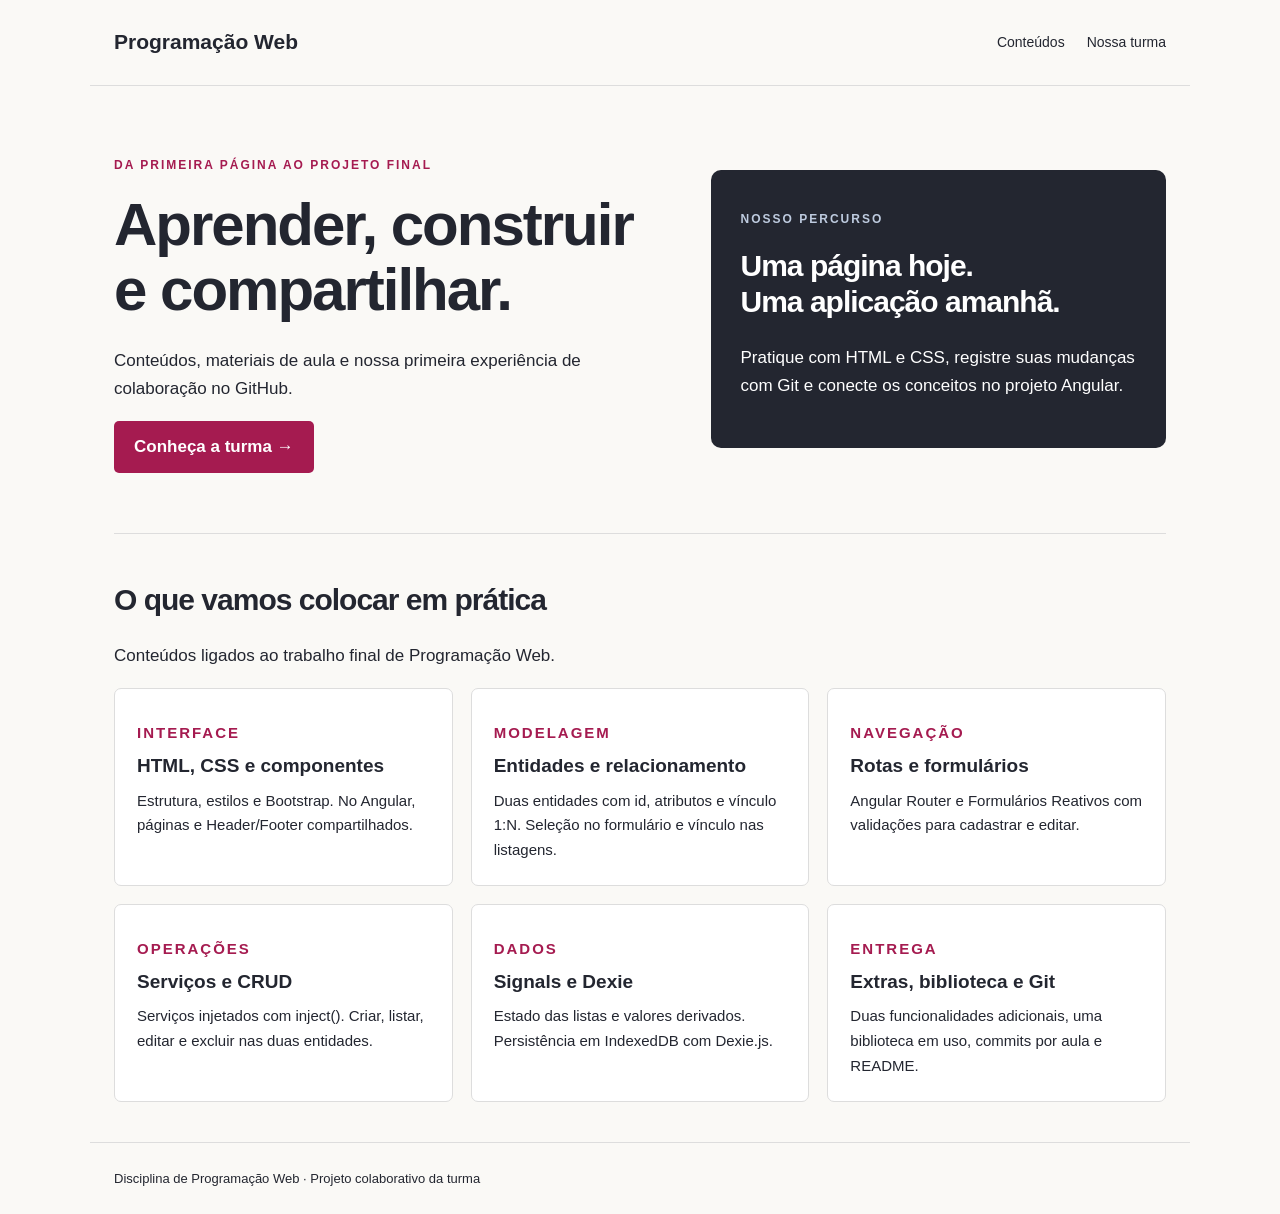
<file: index.html>
<!doctype html>
<html lang="pt-BR"><head><meta charset="UTF-8"><meta name="viewport" content="width=device-width, initial-scale=1"><meta name="description" content="Página da disciplina — Programação Web"><title>Página da disciplina | Programação Web</title><link rel="stylesheet" href="style.css"></head><body>
<header><a class="brand" href="index.html">Programação Web</a><nav aria-label="Navegação principal"><a href="index.html#conteudos">Conteúdos</a><a href="alunos/index.html">Nossa turma</a></nav></header>
<main>
<section class="hero"><div><p class="eyebrow">Da primeira página ao projeto final</p><h1>Aprender, construir e compartilhar.</h1><p>Conteúdos, materiais de aula e nossa primeira experiência de colaboração no GitHub.</p><a class="button" href="alunos/index.html">Conheça a turma →</a></div><aside class="board"><p class="eyebrow">Nosso percurso</p><h2>Uma página hoje.<br>Uma aplicação amanhã.</h2><p>Pratique com HTML e CSS, registre suas mudanças com Git e conecte os conceitos no projeto Angular.</p></aside></section>
<section id="conteudos"><h2>O que vamos colocar em prática</h2><p>Conteúdos ligados ao trabalho final de Programação Web.</p><div class="grid"><article class="card"><p class="eyebrow">Interface</p><h3>HTML, CSS e componentes</h3><p>Estrutura, estilos e Bootstrap. No Angular, páginas e Header/Footer compartilhados.</p></article><article class="card"><p class="eyebrow">Modelagem</p><h3>Entidades e relacionamento</h3><p>Duas entidades com id, atributos e vínculo 1:N. Seleção no formulário e vínculo nas listagens.</p></article><article class="card"><p class="eyebrow">Navegação</p><h3>Rotas e formulários</h3><p>Angular Router e Formulários Reativos com validações para cadastrar e editar.</p></article><article class="card"><p class="eyebrow">Operações</p><h3>Serviços e CRUD</h3><p>Serviços injetados com inject(). Criar, listar, editar e excluir nas duas entidades.</p></article><article class="card"><p class="eyebrow">Dados</p><h3>Signals e Dexie</h3><p>Estado das listas e valores derivados. Persistência em IndexedDB com Dexie.js.</p></article><article class="card"><p class="eyebrow">Entrega</p><h3>Extras, biblioteca e Git</h3><p>Duas funcionalidades adicionais, uma biblioteca em uso, commits por aula e README.</p></article></div></section>
</main><footer>Disciplina de Programação Web · Projeto colaborativo da turma</footer></body></html>
</file>
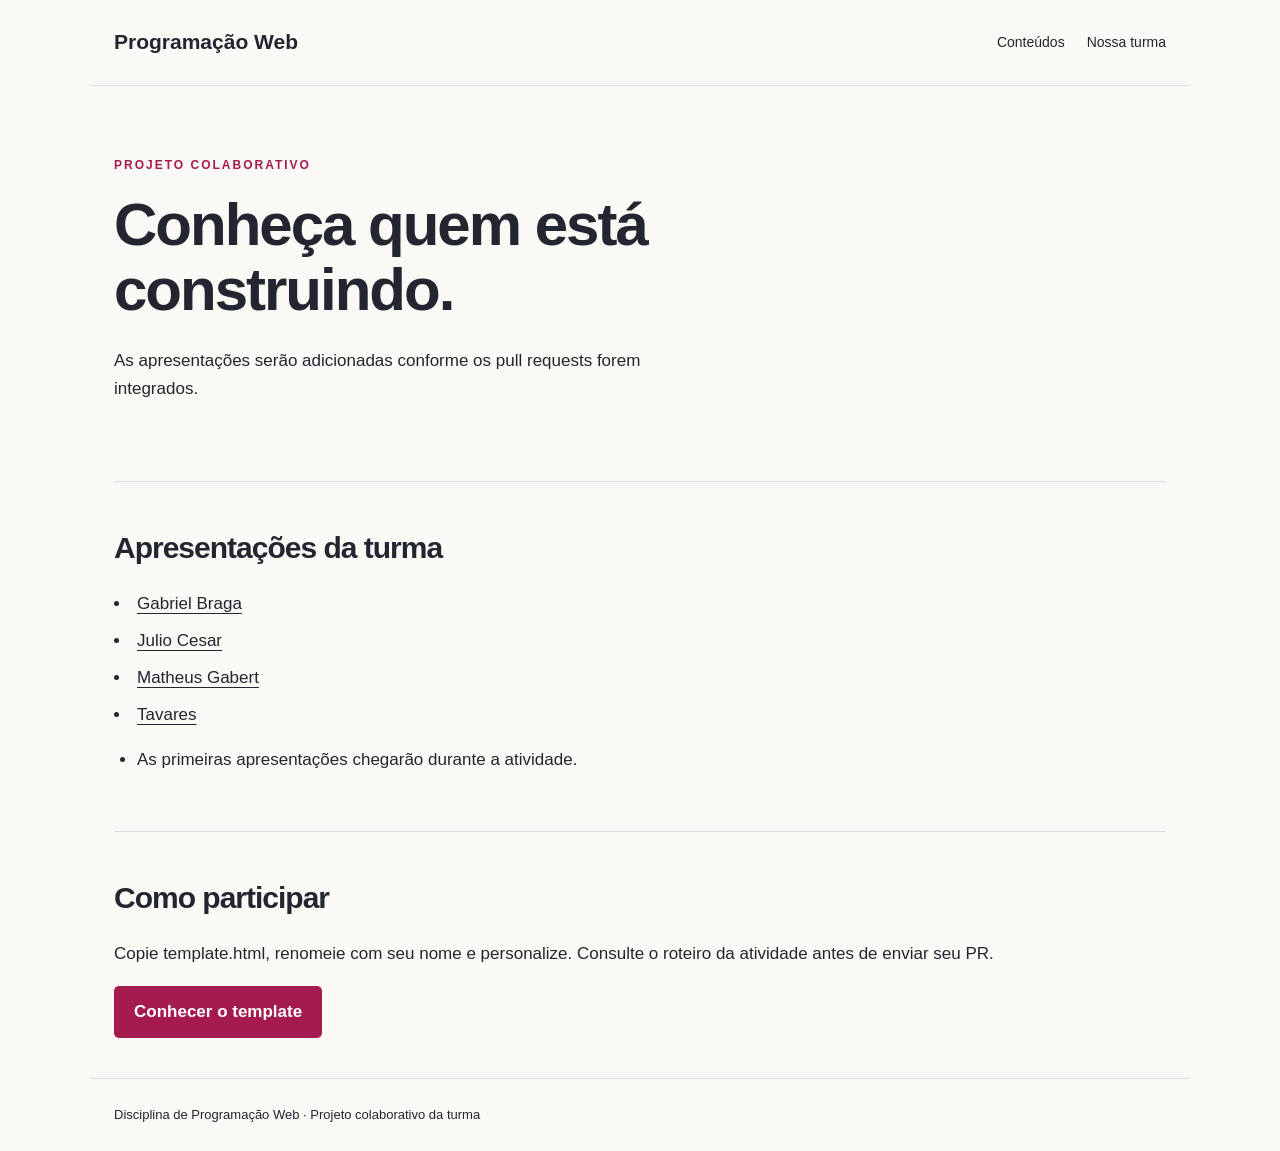
<file: alunos/index.html>
<!doctype html>
<html lang="pt-BR"><head><meta charset="UTF-8"><meta name="viewport" content="width=device-width, initial-scale=1"><meta name="description" content="Nossa turma — Programação Web"><title>Nossa turma | Programação Web</title><link rel="stylesheet" href="../style.css"></head><body>
<header><a class="brand" href="../index.html">Programação Web</a><nav aria-label="Navegação principal"><a href="../index.html#conteudos">Conteúdos</a><a href="../alunos/index.html">Nossa turma</a></nav></header>
<main>
<section class="hero"><div><p class="eyebrow">Projeto colaborativo</p><h1>Conheça quem está construindo.</h1><p>As apresentações serão adicionadas conforme os pull requests forem integrados.</p></div></section>
<section id="apresentacoes"><h2>Apresentações da turma</h2>

<li><a href="gabriel-braga.html">Gabriel Braga</a></li>
<li><a href="juliocesar.html">Julio Cesar</a></li>
<li><a href="Matheus-Gabert.html">Matheus Gabert</a></li>
<li><a href="tavares.html">Tavares</a></li>

<ul><li>As primeiras apresentações chegarão durante a atividade.</li></ul></section>
<section id="participar"><h2>Como participar</h2><p>Copie template.html, renomeie com seu nome e personalize. Consulte o roteiro da atividade antes de enviar seu PR.</p><a class="button" href="template.html">Conhecer o template</a></section>
</main><footer>Disciplina de Programação Web · Projeto colaborativo da turma</footer></body></html>
</file>
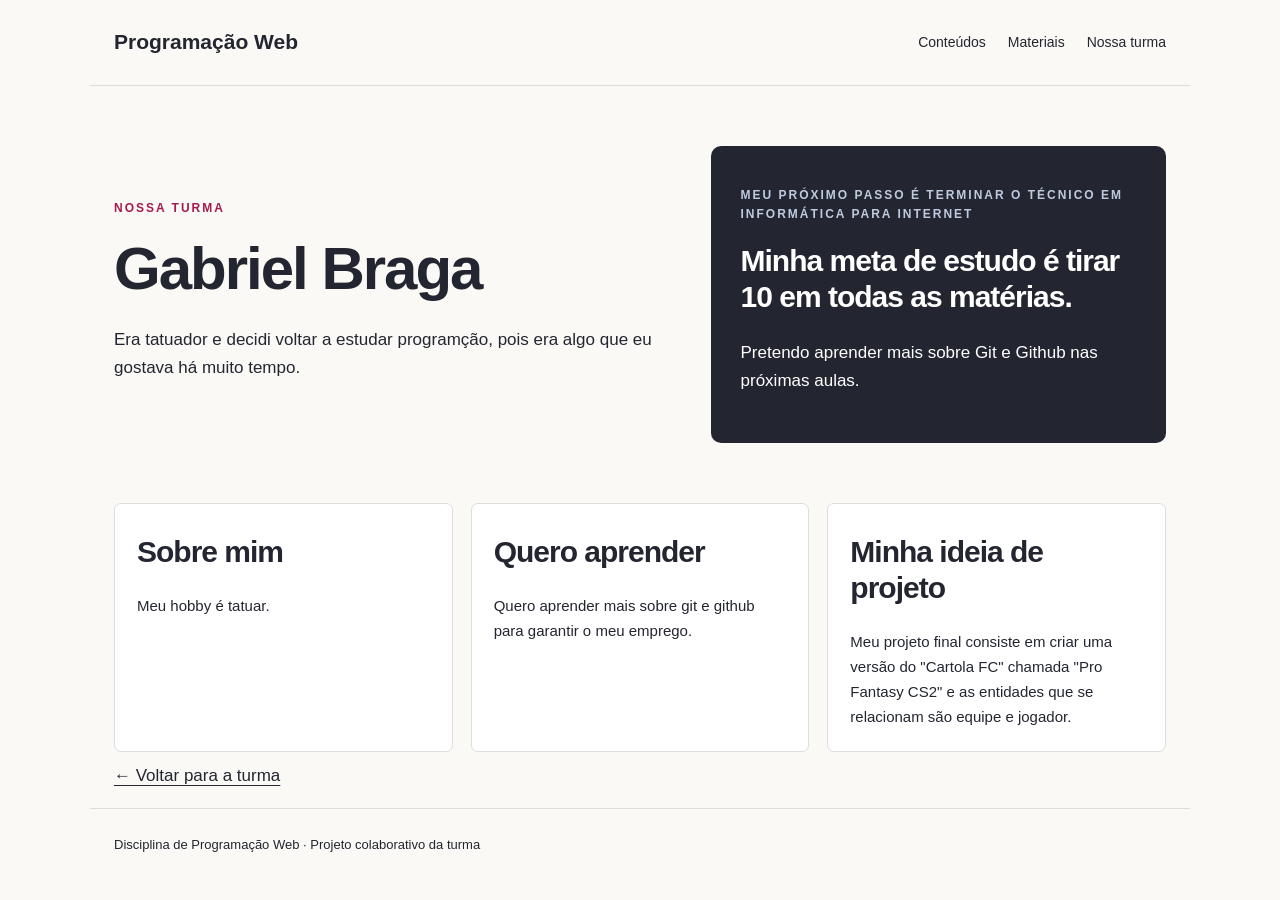
<file: alunos/gabriel-braga.html>
<!doctype html>
<html lang="pt-BR">

<head>
    <meta charset="UTF-8">
    <meta name="viewport" content="width=device-width, initial-scale=1">
    <meta name="description" content="Apresentação do aluno — Programação Web">
    <title>Apresentação do aluno | Programação Web</title>
    <link rel="stylesheet" href="../style.css">
</head>

<body>
    <header><a class="brand" href="../index.html">Programação Web</a>
        <nav aria-label="Navegação principal"><a href="../index.html#conteudos">Conteúdos</a><a
                href="../index.html#materiais">Materiais</a><a href="../alunos/index.html">Nossa turma</a></nav>
    </header>
    <main>
        <!-- Copie este arquivo; não edite o template original.
Troque também o title e a meta description no head pelo seu nome. -->
        <section class="hero">
            <div>
                <p class="eyebrow">Nossa turma</p>
                <h1>Gabriel Braga</h1>
                <p>Era tatuador e decidi voltar a estudar programção, pois era algo que eu gostava há muito tempo.</p>
            </div>
            <aside class="board">
                <p class="eyebrow">Meu próximo passo é terminar o técnico em informática para internet</p>
                <h2>Minha meta de estudo é tirar 10 em todas as matérias.</h2>
                <p>Pretendo aprender mais sobre Git e Github nas próximas aulas.</p>
            </aside>
        </section>
        <div class="grid">
            <section class="card">
                <h2>Sobre mim</h2>
                <p>Meu hobby é tatuar.</p>
            </section>
            <section class="card">
                <h2>Quero aprender</h2>
                <p>Quero aprender mais sobre git e github para garantir o meu emprego.</p>
            </section>
            <section class="card">
                <h2>Minha ideia de projeto</h2>
                <p>Meu projeto final consiste em criar uma versão do "Cartola FC" chamada "Pro Fantasy CS2" e as entidades que se relacionam são equipe e jogador.</p>
            </section>
        </div>
        <p><a href="index.html">← Voltar para a turma</a></p>
    </main>
    <footer>Disciplina de Programação Web · Projeto colaborativo da turma</footer>
</body>

</html>
</file>
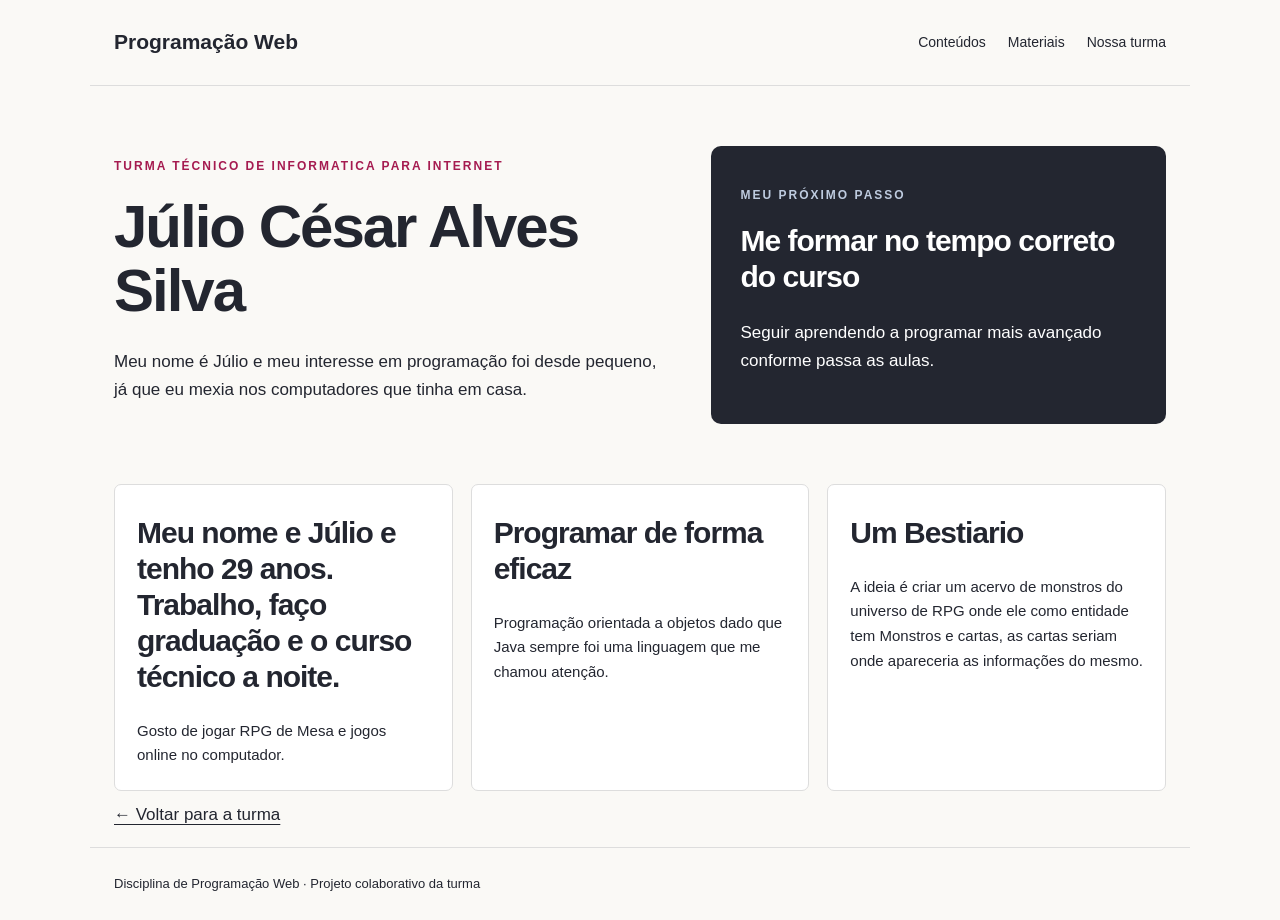
<file: alunos/juliocesar.html>
<!doctype html>
<html lang="pt-BR"><head><meta charset="UTF-8"><meta name="viewport" content="width=device-width, initial-scale=1"><meta name="description" content="Apresentação do aluno — Programação Web"><title>Apresentação do aluno | Programação Web</title><link rel="stylesheet" href="../style.css"></head><body>
<header><a class="brand" href="../index.html">Programação Web</a><nav aria-label="Navegação principal"><a href="../index.html#conteudos">Conteúdos</a><a href="../index.html#materiais">Materiais</a><a href="../alunos/index.html">Nossa turma</a></nav></header>
<main>
<!-- Copie este arquivo; não edite o template original.
Troque também o title e a meta description no head pelo seu nome. -->
<section class="hero"><div><p class="eyebrow">Turma técnico de informatica para internet</p><h1>Júlio César Alves Silva</h1><p>Meu nome é Júlio e meu interesse em programação foi desde pequeno, já que eu mexia nos computadores que tinha em casa.</p></div><aside class="board"><p class="eyebrow">Meu próximo passo</p><h2>Me formar no tempo correto do curso</h2><p>Seguir aprendendo a programar mais avançado conforme passa as aulas.</p></aside></section>
<div class="grid"><section class="card"><h2>Meu nome e Júlio e tenho 29 anos. Trabalho, faço graduação e o curso técnico a noite.</h2><p>Gosto de jogar RPG de Mesa e jogos online no computador.</p></section><section class="card"><h2>Programar de forma eficaz</h2><p>Programação orientada a objetos dado que Java sempre foi uma linguagem que me chamou atenção.</p></section><section class="card"><h2>Um Bestiario</h2><p>A ideia é criar um acervo de monstros do universo de RPG onde ele como entidade tem Monstros e cartas, as cartas seriam onde apareceria as informações do mesmo.</p></section></div>
<p><a href="index.html">← Voltar para a turma</a></p>
</main><footer>Disciplina de Programação Web · Projeto colaborativo da turma</footer></body></html>
</file>
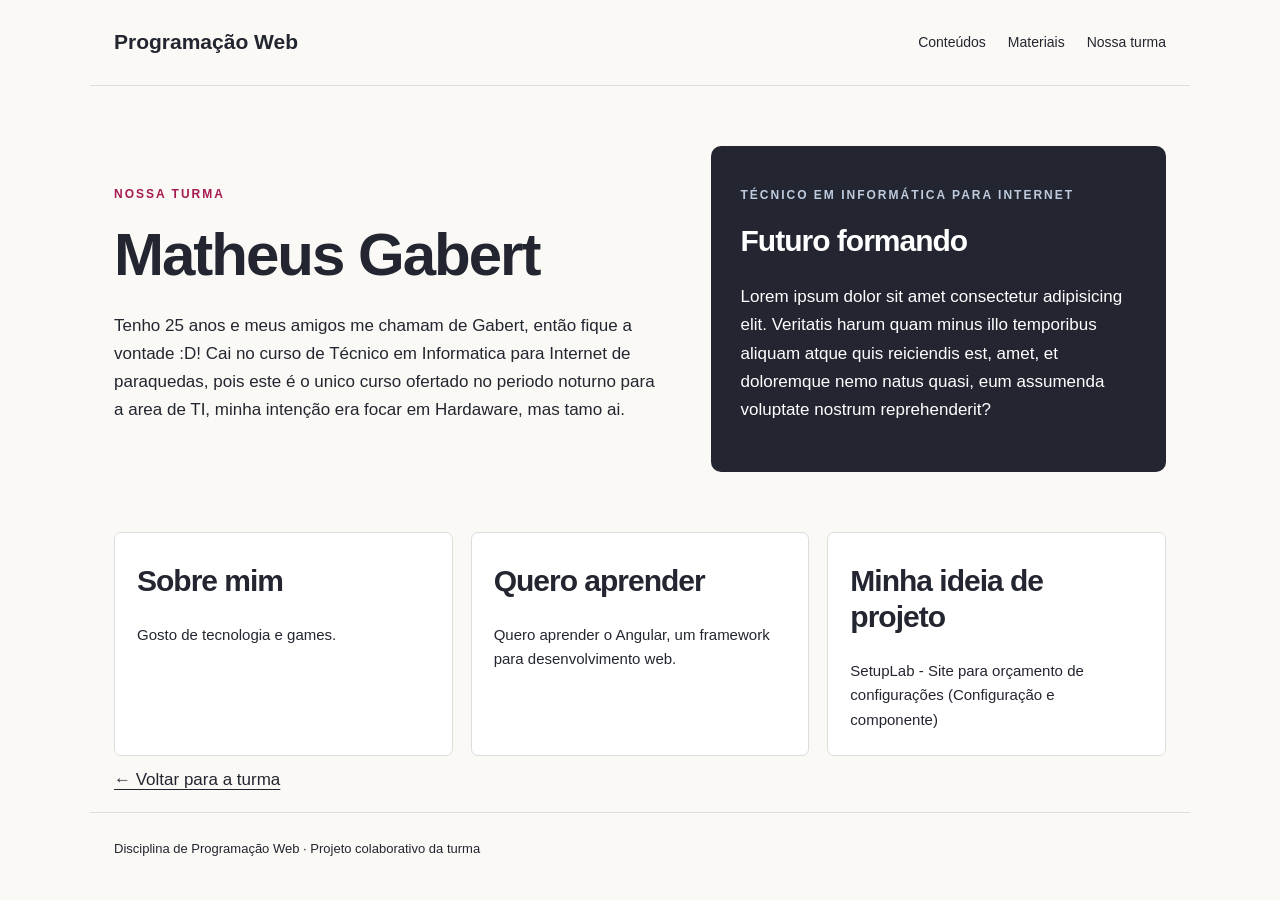
<file: alunos/Matheus-Gabert.html>
<!doctype html>
<html lang="pt-BR">

<head>
    <meta charset="UTF-8">
    <meta name="viewport" content="width=device-width, initial-scale=1">
    <meta name="Matheus Gabert" content="Apresentação do aluno — Programação Web">
    <title>Matheus Gabert | Programação Web</title>
    <link rel="stylesheet" href="../style.css">
</head>

<body>
    <header><a class="brand" href="../index.html">Programação Web</a>
        <nav aria-label="Navegação principal"><a href="../index.html#conteudos">Conteúdos</a><a
                href="../index.html#materiais">Materiais</a><a href="../alunos/index.html">Nossa turma</a></nav>
    </header>
    <main>
        <!-- Copie este arquivo; não edite o template original.
Troque também o title e a meta description no head pelo seu nome. -->
        <section class="hero">
            <div>
                <p class="eyebrow">Nossa turma</p>
                <h1>Matheus Gabert</h1>
                <p>Tenho 25 anos e meus amigos me chamam de Gabert, então fique a vontade :D!
                    Cai no curso de Técnico em Informatica para Internet de paraquedas, pois este é o unico curso
                    ofertado no periodo noturno para a area de
                    TI, minha intenção era focar em Hardaware, mas tamo ai.</p>
            </div>
            <aside class="board">
                <p class="eyebrow">Técnico em Informática para Internet</p>
                <h2>Futuro formando</h2>
                <p>Lorem ipsum dolor sit amet consectetur adipisicing elit. Veritatis harum quam minus illo temporibus
                    aliquam atque quis reiciendis est, amet, et doloremque nemo natus quasi, eum assumenda voluptate
                    nostrum reprehenderit?</p>
            </aside>
        </section>
        <div class="grid">
            <section class="card">
                <h2>Sobre mim</h2>
                <p>Gosto de tecnologia e games.</p>
            </section>
            <section class="card">
                <h2>Quero aprender</h2>
                <p>Quero aprender o Angular, um framework para desenvolvimento web.</p>
            </section>
            <section class="card">
                <h2>Minha ideia de projeto</h2>
                <p>SetupLab - Site para orçamento de configurações (Configuração e componente)</p>
            </section>
        </div>
        <p><a href="index.html">← Voltar para a turma</a></p>
    </main>
    <footer>Disciplina de Programação Web · Projeto colaborativo da turma</footer>
</body>

</html>
</file>
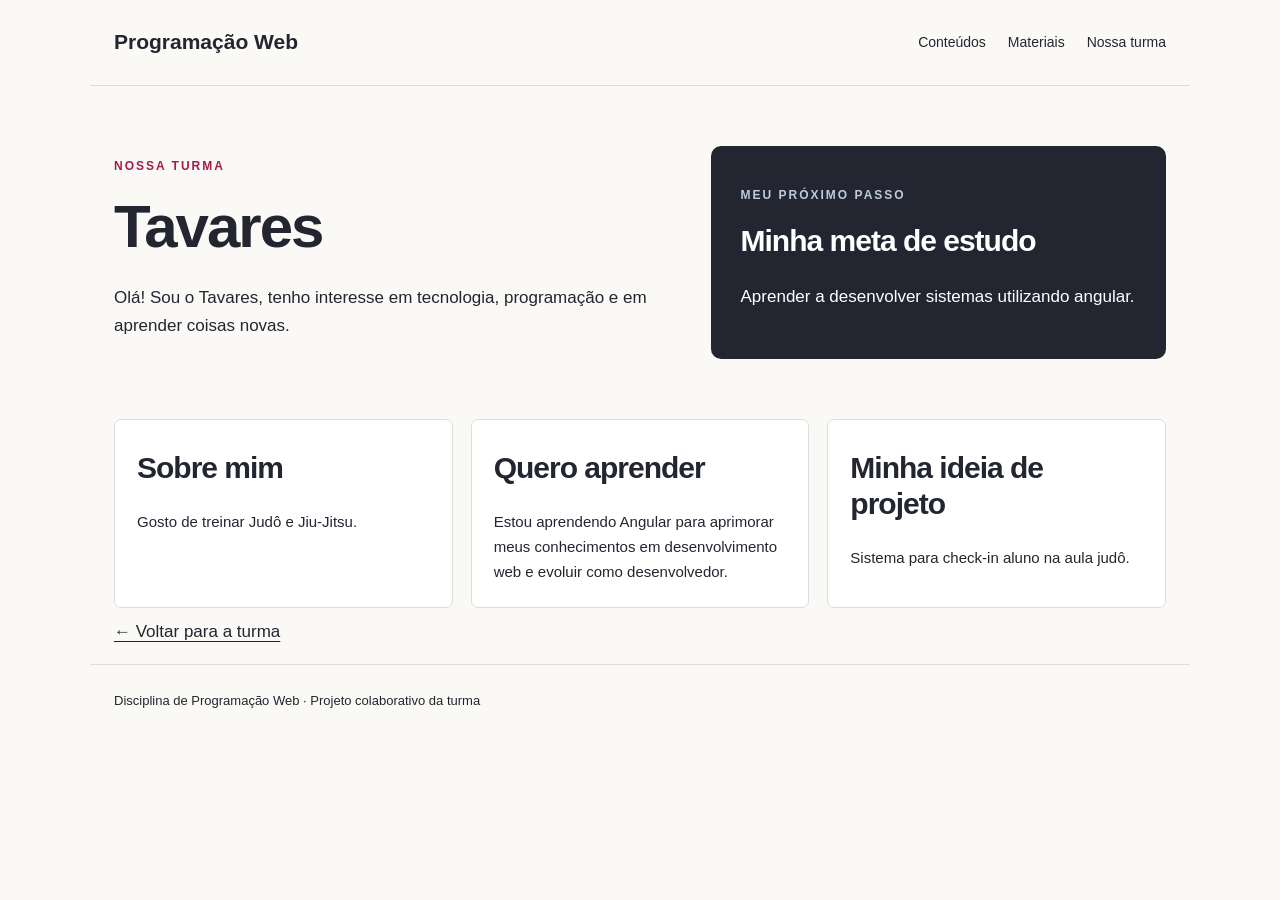
<file: alunos/tavares.html>
<!doctype html>
<html lang="pt-BR"><head><meta charset="UTF-8"><meta name="viewport" content="width=device-width, initial-scale=1"><meta name="description" content="Apresentação do aluno — Programação Web"><title>Apresentação do aluno | Programação Web</title><link rel="stylesheet" href="../style.css"></head><body>
<header><a class="brand" href="../index.html">Programação Web</a><nav aria-label="Navegação principal"><a href="../index.html#conteudos">Conteúdos</a><a href="../index.html#materiais">Materiais</a><a href="../alunos/index.html">Nossa turma</a></nav></header>
<main>
<!-- Copie este arquivo; não edite o template original.
Troque também o title e a meta description no head pelo seu nome. -->
<section class="hero"><div><p class="eyebrow">Nossa turma</p><h1>Tavares</h1><p>Olá! Sou o Tavares, tenho interesse em tecnologia, programação e em aprender coisas novas.</p></div><aside class="board"><p class="eyebrow">Meu próximo passo</p><h2>Minha meta de estudo</h2><p>Aprender a desenvolver sistemas utilizando angular.</p></aside></section>
<div class="grid"><section class="card"><h2>Sobre mim</h2><p>Gosto de treinar Judô e Jiu-Jitsu.</p></section><section class="card"><h2>Quero aprender</h2><p>Estou aprendendo Angular para aprimorar meus conhecimentos em desenvolvimento web e evoluir como desenvolvedor.</p></section><section class="card"><h2>Minha ideia de projeto</h2><p>Sistema para check-in aluno na aula judô.</p></section></div>
<p><a href="index.html">← Voltar para a turma</a></p>
</main><footer>Disciplina de Programação Web · Projeto colaborativo da turma</footer></body></html>
</file>
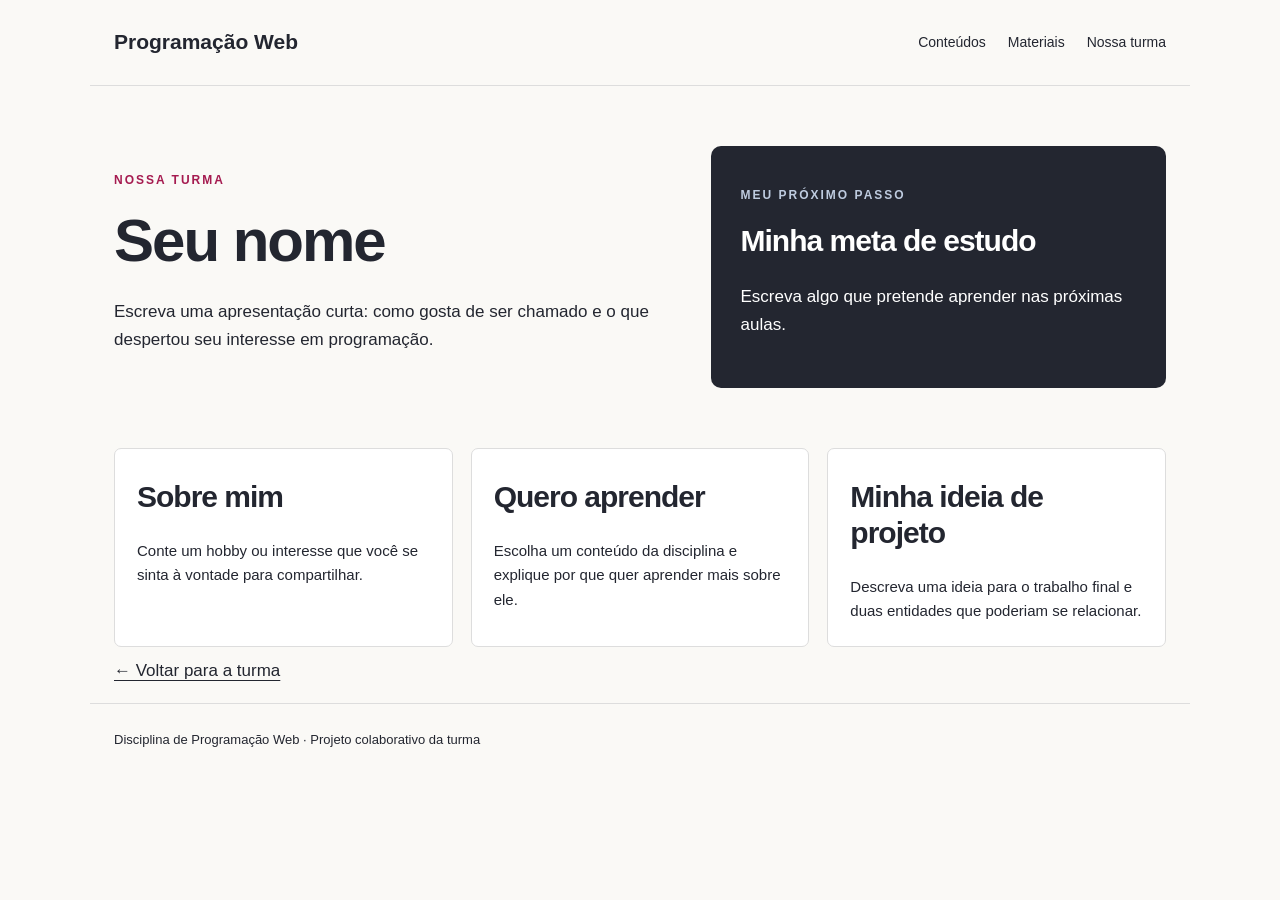
<file: alunos/template.html>
<!doctype html>
<html lang="pt-BR"><head><meta charset="UTF-8"><meta name="viewport" content="width=device-width, initial-scale=1"><meta name="description" content="Apresentação do aluno — Programação Web"><title>Apresentação do aluno | Programação Web</title><link rel="stylesheet" href="../style.css"></head><body>
<header><a class="brand" href="../index.html">Programação Web</a><nav aria-label="Navegação principal"><a href="../index.html#conteudos">Conteúdos</a><a href="../index.html#materiais">Materiais</a><a href="../alunos/index.html">Nossa turma</a></nav></header>
<main>
<!-- Copie este arquivo; não edite o template original.
Troque também o title e a meta description no head pelo seu nome. -->
<section class="hero"><div><p class="eyebrow">Nossa turma</p><h1>Seu nome</h1><p>Escreva uma apresentação curta: como gosta de ser chamado e o que despertou seu interesse em programação.</p></div><aside class="board"><p class="eyebrow">Meu próximo passo</p><h2>Minha meta de estudo</h2><p>Escreva algo que pretende aprender nas próximas aulas.</p></aside></section>
<div class="grid"><section class="card"><h2>Sobre mim</h2><p>Conte um hobby ou interesse que você se sinta à vontade para compartilhar.</p></section><section class="card"><h2>Quero aprender</h2><p>Escolha um conteúdo da disciplina e explique por que quer aprender mais sobre ele.</p></section><section class="card"><h2>Minha ideia de projeto</h2><p>Descreva uma ideia para o trabalho final e duas entidades que poderiam se relacionar.</p></section></div>
<p><a href="index.html">← Voltar para a turma</a></p>
</main><footer>Disciplina de Programação Web · Projeto colaborativo da turma</footer></body></html>
</file>
<file: style.css>
:root { --accent: #a51b50; --soft: #f9eaf0; --ink: #232630; --paper: #faf9f6; }
* { box-sizing: border-box; }
html { scroll-behavior: smooth; }
body { margin: 0; color: var(--ink); background: var(--paper); font: 17px/1.65 Arial, sans-serif; }
a { color: inherit; text-underline-offset: 4px; }
a:focus-visible, summary:focus-visible { outline: 3px solid var(--accent); outline-offset: 4px; }
header, main, footer { max-width: 1100px; margin: auto; padding: 0 24px; }
header { display: flex; justify-content: space-between; align-items: center; gap: 20px; padding-top: 25px; padding-bottom: 25px; border-bottom: 1px solid #ddd; }
.brand { font-weight: 800; text-decoration: none; font-size: 21px; }
.brand span { color: var(--accent); }
nav { display: flex; gap: 22px; flex-wrap: wrap; font-size: 14px; }
nav a { text-decoration: none; }
nav a:hover { text-decoration: underline; }
.hero { display: grid; grid-template-columns: 1.2fr 1fr; align-items: center; gap: 50px; padding: 60px 0; }
.eyebrow { color: var(--accent); font-size: 12px; letter-spacing: 2px; font-weight: 800; text-transform: uppercase; }
h1 { font-size: clamp(38px, 5vw, 60px); line-height: 1.08; letter-spacing: -2px; margin: 15px 0 24px; }
h2 { font-size: 30px; line-height: 1.2; letter-spacing: -1px; margin: 8px 0 24px; }
h3 { font-size: 19px; line-height: 1.3; margin: 8px 0; }
p { margin: 10px 0 18px; }
.button { display: inline-block; background: var(--accent); color: white; border-radius: 5px; padding: 12px 20px; font-weight: bold; text-decoration: none; }
.board { background: var(--ink); color: white; padding: 30px; border-radius: 10px; }
.board .eyebrow { color: #becbdf; }
.flow { display: flex; align-items: center; flex-wrap: wrap; gap: 10px; }
.node { padding: 8px 12px; border: 1px solid #8995a9; border-radius: 4px; }
section[id] { padding: 40px 0; border-top: 1px solid #ddd; scroll-margin-top: 20px; }
.grid { display: grid; grid-template-columns: repeat(3, 1fr); gap: 18px; }
.card { background: white; border: 1px solid #ddd; border-radius: 7px; padding: 22px; min-width: 0; }
.number { font: bold 13px monospace; color: var(--accent); }
.card p { font-size: 15px; margin-bottom: 0; }
.split { display: grid; grid-template-columns: 1fr 1fr; gap: 28px; }
.split > * { min-width: 0; }
.note { background: var(--soft); padding: 24px; border-radius: 7px; }
ul, ol { padding-left: 23px; }
li { margin: 9px 0; }
code { font-size: .88em; overflow-wrap: anywhere; }
pre { background: #232630; color: #f4f6fb; padding: 18px; border-radius: 6px; overflow-x: auto; font-size: 13px; line-height: 1.7; }
pre code { font-size: inherit; overflow-wrap: normal; }
details { border-bottom: 1px solid #ddd; padding: 16px 0; }
summary { cursor: pointer; font-weight: bold; }
footer { border-top: 1px solid #ddd; padding-top: 25px; padding-bottom: 25px; font-size: 13px; display: flex; justify-content: space-between; flex-wrap: wrap; gap: 16px; }
@media(max-width:700px) { header { align-items: flex-start; flex-direction: column; } .hero,.split,.grid { grid-template-columns: 1fr; } .hero { padding: 36px 0; gap: 25px; } h1 { letter-spacing: -1px; } }
@media(prefers-reduced-motion:reduce) { html { scroll-behavior: auto; } }
</file>
